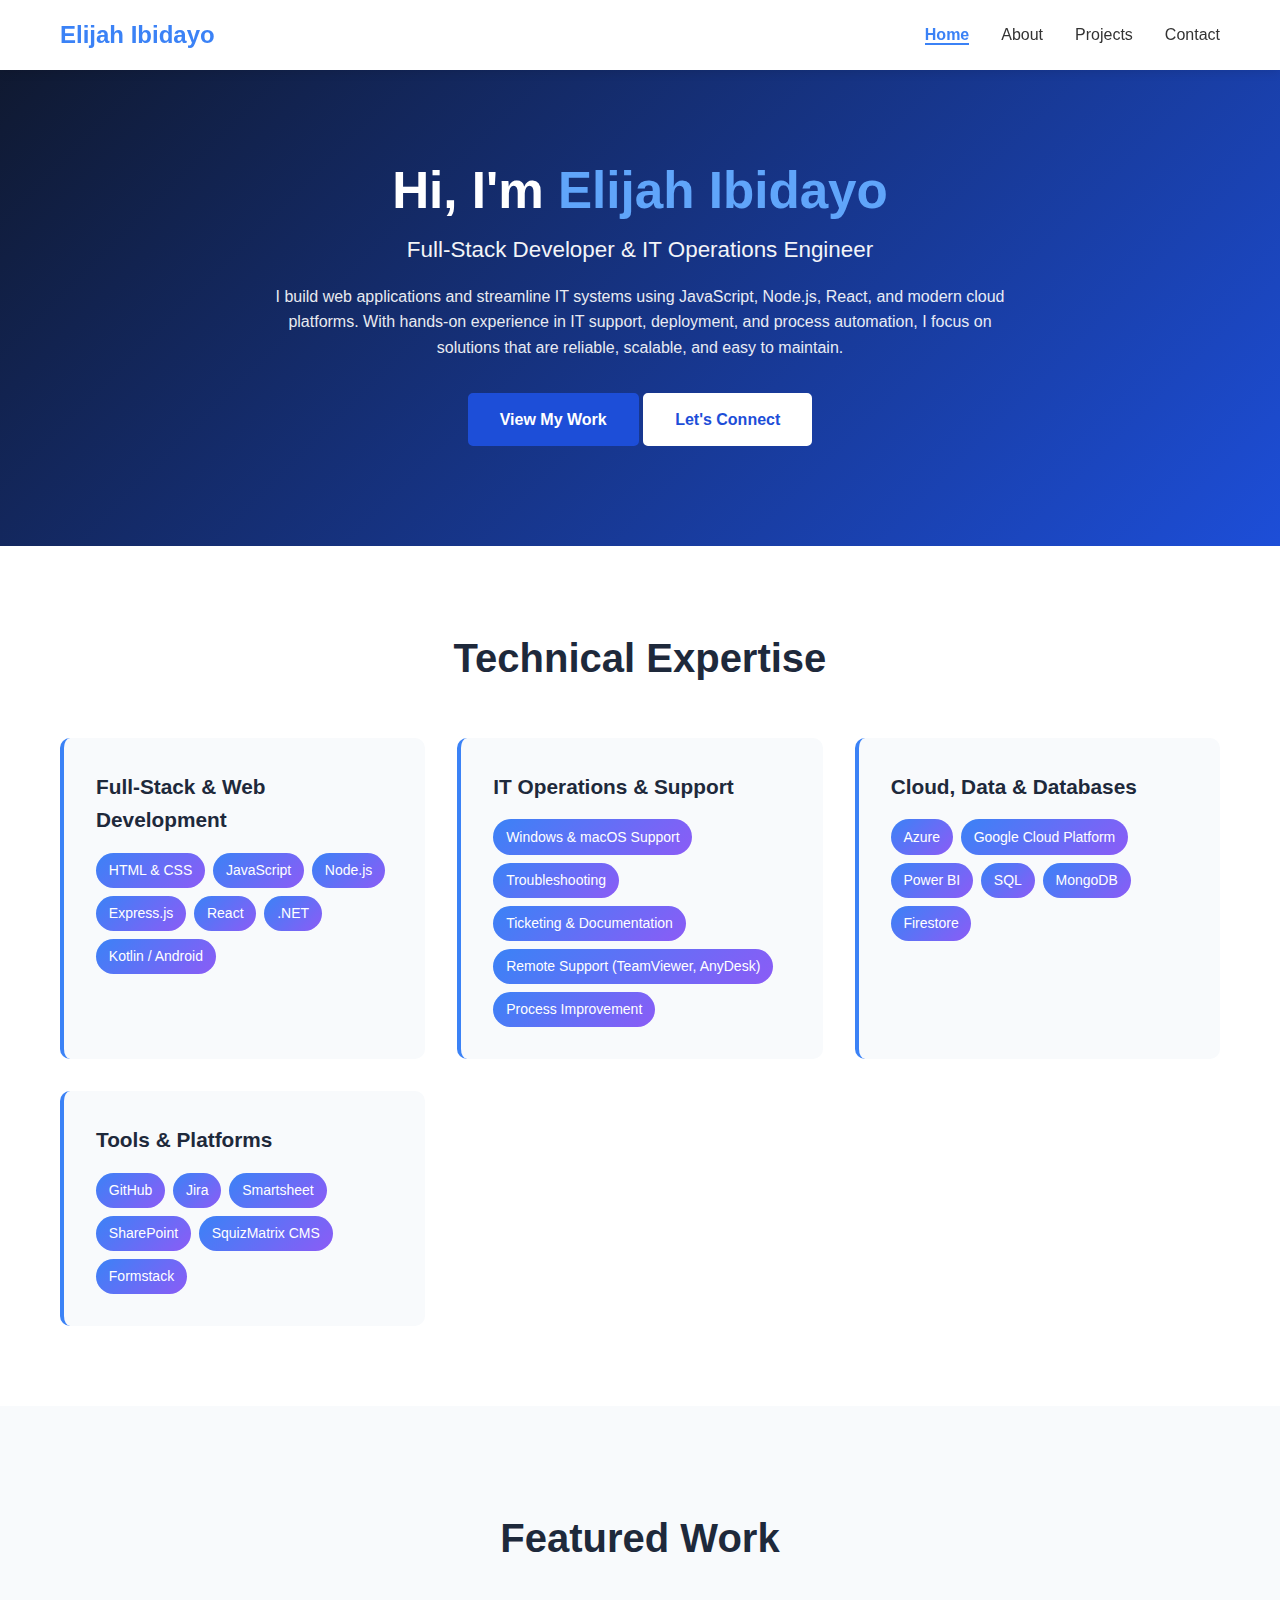
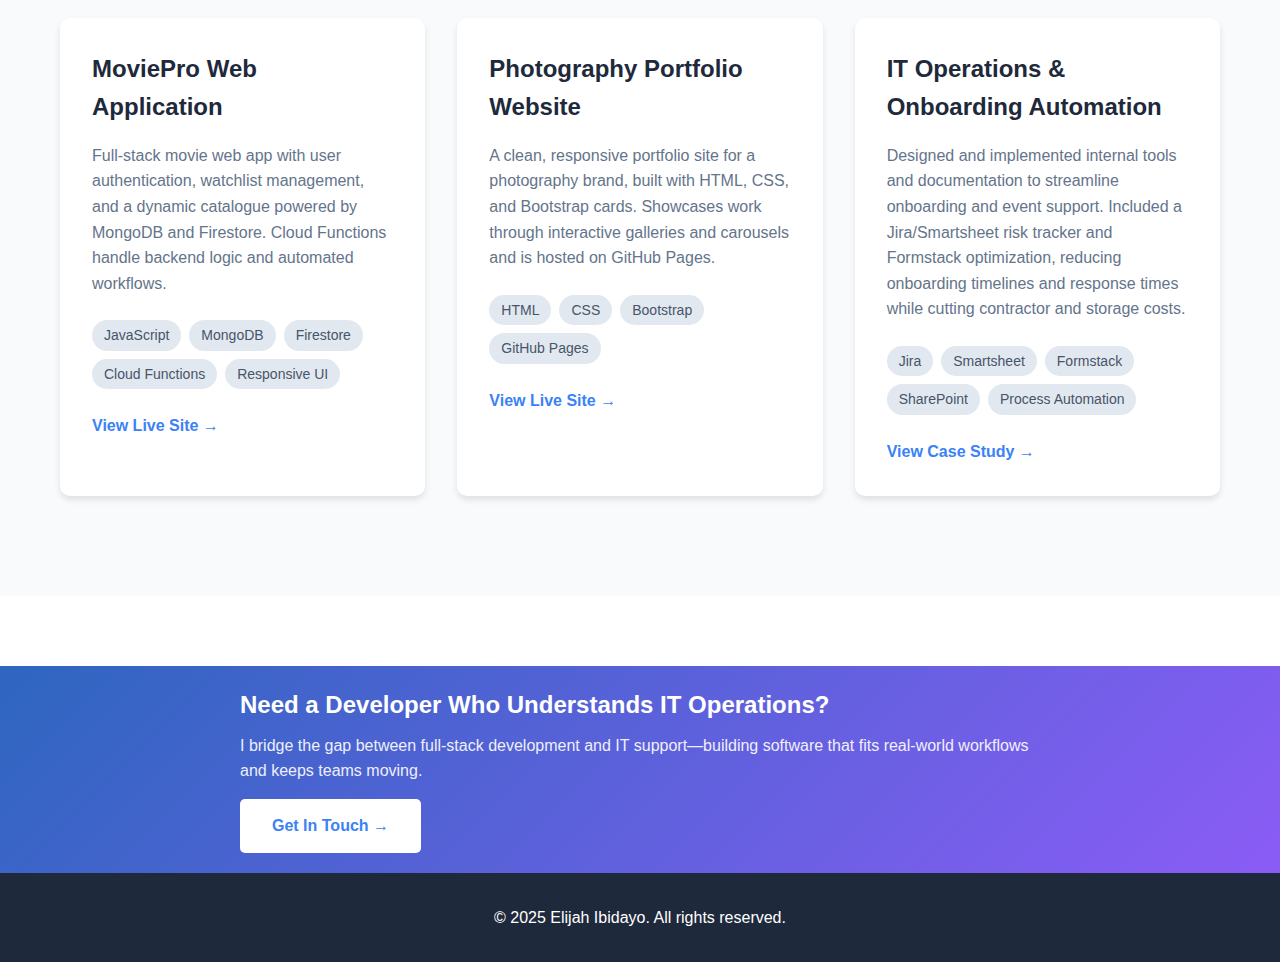
<file: index.html>
<!DOCTYPE html>
<html lang="en">
<head>
    <meta charset="UTF-8">
    <meta name="viewport" content="width=device-width, initial-scale=1.0">
    <title>Elijah Ibidayo - Full-Stack Developer & IT Operations</title>
    <link rel="stylesheet" href="styles.css">
</head>
<body>
    <nav>
        <div class="nav-container">
            <div class="logo">Elijah Ibidayo</div>
            <button class="mobile-menu-toggle" onclick="toggleMobileMenu()">
                <span></span>
                <span></span>
                <span></span>
            </button>
            <ul class="nav-menu">
                <li><a href="index.html" class="active">Home</a></li>
                <li><a href="about.html">About</a></li>
                <li><a href="projects.html">Projects</a></li>
                <li><a href="contact.html">Contact</a></li>
            </ul>
        </div>
    </nav>

    <main>
        <!-- HERO -->
        <section class="hero">
            <div class="hero-content">
                <h1>Hi, I'm <span class="highlight">Elijah Ibidayo</span></h1>
                <p class="hero-subtitle">Full-Stack Developer & IT Operations Engineer</p>
                <p class="hero-description">
                    I build web applications and streamline IT systems using JavaScript, Node.js, React, and modern cloud platforms.
                    With hands-on experience in IT support, deployment, and process automation, I focus on solutions that are reliable,
                    scalable, and easy to maintain.
                </p>
                <div class="hero-buttons">
                    <a href="projects.html" class="btn btn-primary">View My Work</a>
                    <a href="contact.html" class="btn btn-secondary">Let's Connect</a>
                </div>
            </div>
        </section>

        <!-- SKILLS OVERVIEW -->
        <section class="skills-overview">
            <div class="container">
                <h2>Technical Expertise</h2>
                <div class="skills-grid">
                    <div class="skill-category">
                        <h3>Full-Stack & Web Development</h3>
                        <div class="skill-tags">
                            <span class="skill-tag">HTML &amp; CSS</span>
                            <span class="skill-tag">JavaScript</span>
                            <span class="skill-tag">Node.js</span>
                            <span class="skill-tag">Express.js</span>
                            <span class="skill-tag">React</span>
                            <span class="skill-tag">.NET</span>
                            <span class="skill-tag">Kotlin / Android</span>
                        </div>
                    </div>
                    <div class="skill-category">
                        <h3>IT Operations & Support</h3>
                        <div class="skill-tags">
                            <span class="skill-tag">Windows &amp; macOS Support</span>
                            <span class="skill-tag">Troubleshooting</span>
                            <span class="skill-tag">Ticketing &amp; Documentation</span>
                            <span class="skill-tag">Remote Support (TeamViewer, AnyDesk)</span>
                            <span class="skill-tag">Process Improvement</span>
                        </div>
                    </div>
                    <div class="skill-category">
                        <h3>Cloud, Data &amp; Databases</h3>
                        <div class="skill-tags">
                            <span class="skill-tag">Azure</span>
                            <span class="skill-tag">Google Cloud Platform</span>
                            <span class="skill-tag">Power BI</span>
                            <span class="skill-tag">SQL</span>
                            <span class="skill-tag">MongoDB</span>
                            <span class="skill-tag">Firestore</span>
                        </div>
                    </div>
                    <div class="skill-category">
                        <h3>Tools &amp; Platforms</h3>
                        <div class="skill-tags">
                            <span class="skill-tag">GitHub</span>
                            <span class="skill-tag">Jira</span>
                            <span class="skill-tag">Smartsheet</span>
                            <span class="skill-tag">SharePoint</span>
                            <span class="skill-tag">SquizMatrix CMS</span>
                            <span class="skill-tag">Formstack</span>
                        </div>
                    </div>
                </div>
            </div>
        </section>

        <!-- FEATURED PROJECTS -->
        <section class="featured-projects">
            <div class="container">
                <h2>Featured Work</h2>
                <div class="projects-grid">
                    <div class="project-card">
                        <h3>MoviePro Web Application</h3>
                        <p>
                            Full-stack movie web app with user authentication, watchlist management, and a dynamic catalogue
                            powered by MongoDB and Firestore. Cloud Functions handle backend logic and automated workflows.
                        </p>
                        <div class="project-tech">
                            <span class="tech-tag">JavaScript</span>
                            <span class="tech-tag">MongoDB</span>
                            <span class="tech-tag">Firestore</span>
                            <span class="tech-tag">Cloud Functions</span>
                            <span class="tech-tag">Responsive UI</span>
                        </div>
                        <a href="https://movie-app-signup.uc.r.appspot.com/" target="_blank" rel="noopener noreferrer" class="project-link">View Live Site →</a>
                    </div>

                    <div class="project-card">
                        <h3>Photography Portfolio Website</h3>
                        <p>
                            A clean, responsive portfolio site for a photography brand, built with HTML, CSS, and Bootstrap cards.
                            Showcases work through interactive galleries and carousels and is hosted on GitHub Pages.
                        </p>
                        <div class="project-tech">
                            <span class="tech-tag">HTML</span>
                            <span class="tech-tag">CSS</span>
                            <span class="tech-tag">Bootstrap</span>
                            <span class="tech-tag">GitHub Pages</span>
                        </div>
                        <a href="https://elibrown-py.github.io/portfolio/index.html" target="_blank" rel="noopener noreferrer" class="project-link">View Live Site →</a>
                    </div>

                    <div class="project-card">
                        <h3>IT Operations & Onboarding Automation</h3>
                        <p>
                            Designed and implemented internal tools and documentation to streamline onboarding and event support.
                            Included a Jira/Smartsheet risk tracker and Formstack optimization, reducing onboarding timelines and
                            response times while cutting contractor and storage costs.
                        </p>
                        <div class="project-tech">
                            <span class="tech-tag">Jira</span>
                            <span class="tech-tag">Smartsheet</span>
                            <span class="tech-tag">Formstack</span>
                            <span class="tech-tag">SharePoint</span>
                            <span class="tech-tag">Process Automation</span>
                        </div>
                        <a href="#" class="project-link">View Case Study →</a>
                    </div>
                </div>
            </div>
        </section>

        <!-- CTA BANNER -->
        <section class="cta-banner">
            <div class="container">
                <div class="banner-content">
                    <div class="banner-text">
                        <h3>Need a Developer Who Understands IT Operations?</h3>
                        <p>
                            I bridge the gap between full-stack development and IT support—building software that fits
                            real-world workflows and keeps teams moving.
                        </p>
                        <a href="contact.html" class="btn btn-accent">Get In Touch →</a>
                    </div>
                </div>
            </div>
        </section>
    </main>

    <footer>
        <div class="container">
            <p>&copy; 2025 Elijah Ibidayo. All rights reserved.</p>
        </div>
    </footer>

    <script>
        function toggleMobileMenu() {
            const navMenu = document.querySelector('.nav-menu');
            const menuToggle = document.querySelector('.mobile-menu-toggle');

            navMenu.classList.toggle('active');
            menuToggle.classList.toggle('active');
        }
    </script>
</body>
</html>
</file>
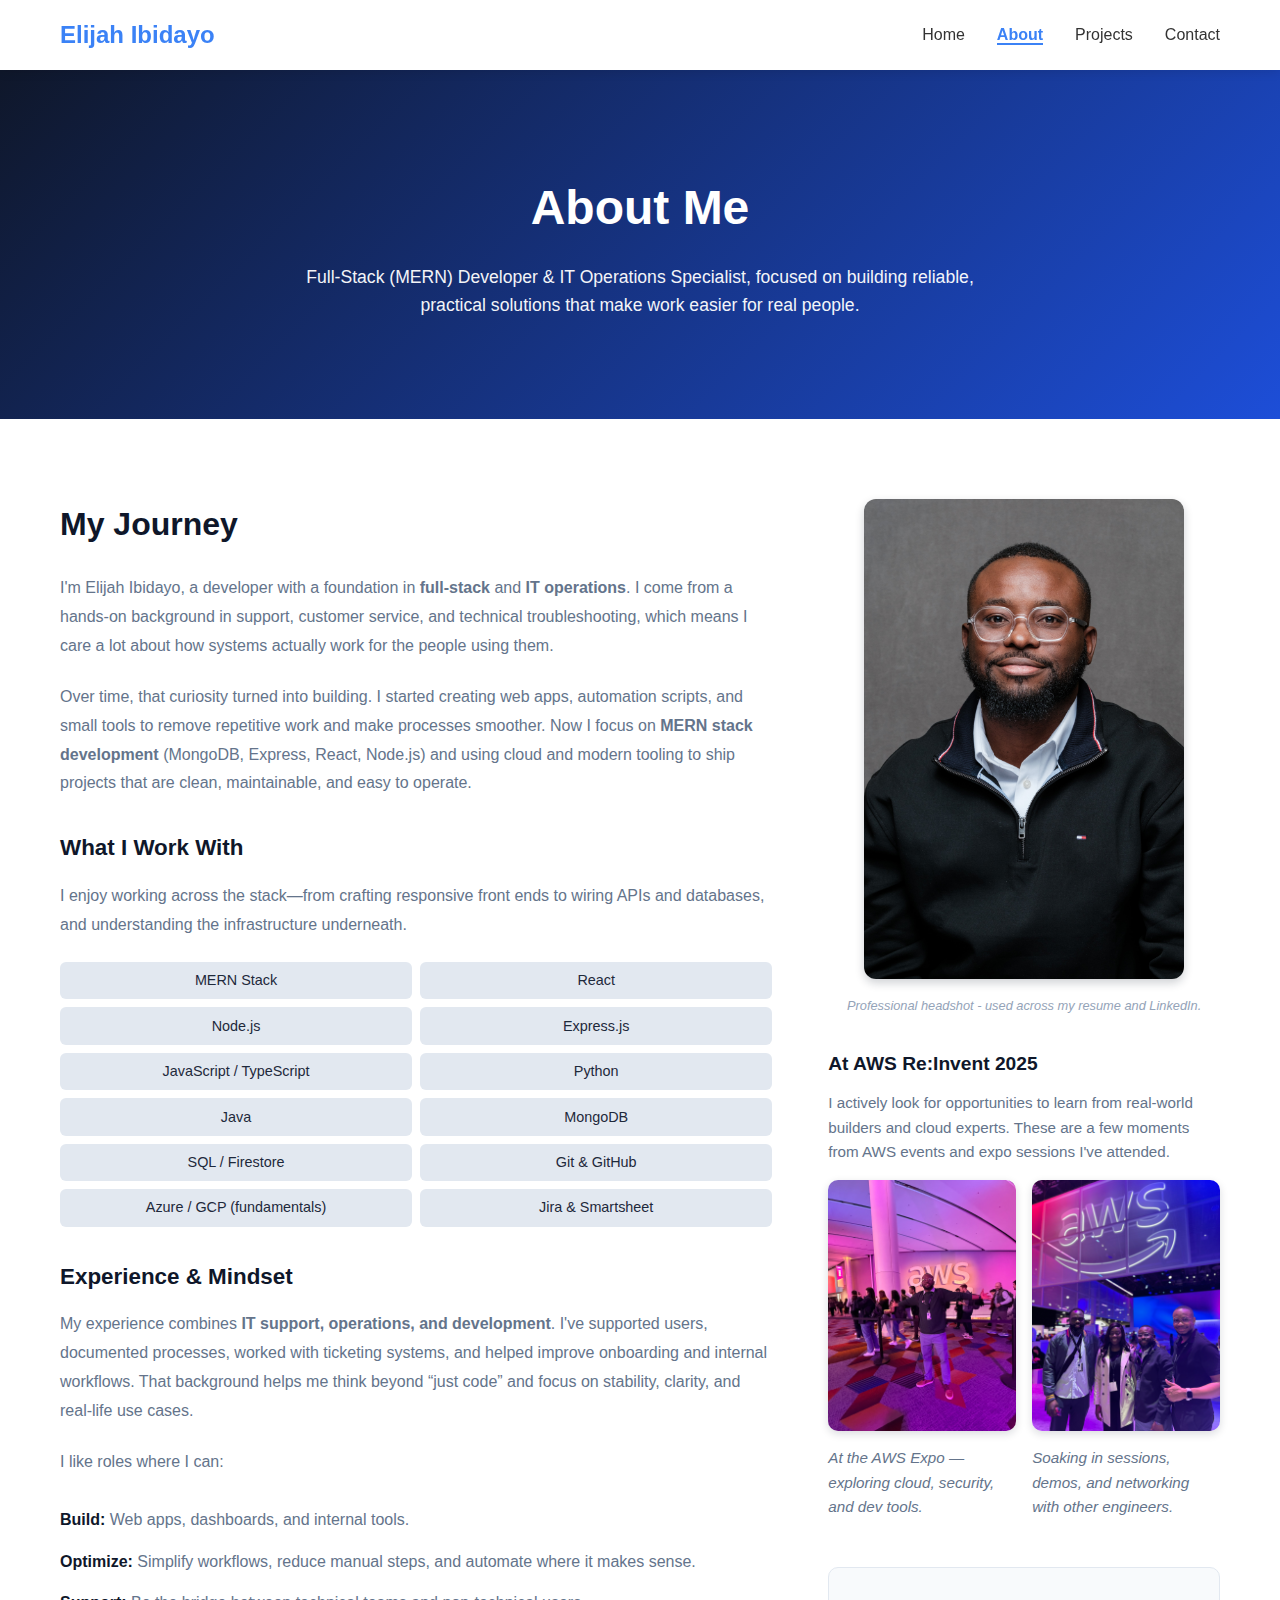
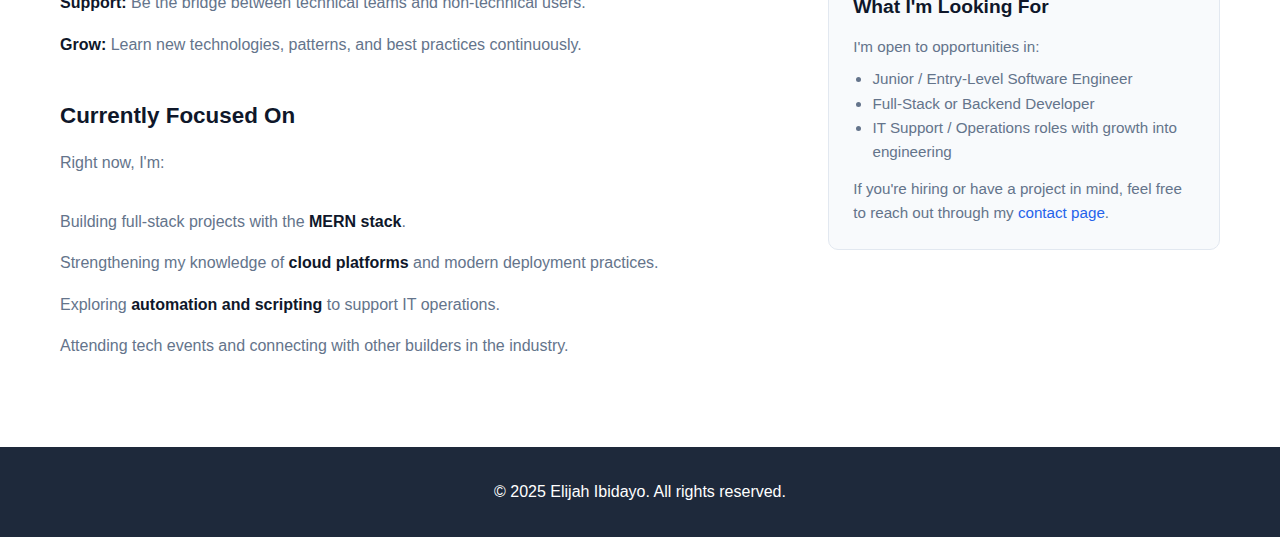
<file: about.html>
<!DOCTYPE html>
<html lang="en">
<head>
    <meta charset="UTF-8">
    <meta name="viewport" content="width=device-width, initial-scale=1.0">
    <title>About - Elijah Ibidayo</title>
    <link rel="stylesheet" href="styles.css">
    <link rel="icon" href="favicon.ico" type="images/favicon">
</head>
<body>
    <nav>
        <div class="nav-container">
            <a href="index.html" class="logo">Elijah Ibidayo</a>
            <button class="mobile-menu-toggle" onclick="toggleMobileMenu()">
                <span></span>
                <span></span>
                <span></span>
            </button>
            <ul class="nav-menu">
                <li><a href="index.html">Home</a></li>
                <li><a href="about.html" class="active">About</a></li>
                <li><a href="projects.html">Projects</a></li>
                <li><a href="contact.html">Contact</a></li>
            </ul>
        </div>
    </nav>

    <main style="margin-top: 70px;">
        <!-- HERO -->
        <section class="about-hero">
            <div class="container">
                <h1>About Me</h1>
                <p class="about-subtitle">
                    Full-Stack (MERN) Developer & IT Operations Specialist, focused on building reliable,
                    practical solutions that make work easier for real people.
                </p>
            </div>
        </section>

        <!-- MAIN ABOUT CONTENT -->
        <section class="about-content">
            <div class="container">
                <div class="about-grid">
                    <!-- LEFT: TEXT -->
                    <div class="about-text">
                        <h2>My Journey</h2>
                        <p>
                            I'm Elijah Ibidayo, a developer with a foundation in <strong>full-stack</strong> and
                            <strong>IT operations</strong>. I come from a hands-on background in support, customer service,
                            and technical troubleshooting, which means I care a lot about how systems actually work
                            for the people using them.
                        </p>

                        <p>
                            Over time, that curiosity turned into building. I started creating web apps, automation scripts,
                            and small tools to remove repetitive work and make processes smoother. Now I focus on
                            <strong>MERN stack development</strong> (MongoDB, Express, React, Node.js) and using cloud and
                            modern tooling to ship projects that are clean, maintainable, and easy to operate.
                        </p>

                        <h3>What I Work With</h3>
                        <p>
                            I enjoy working across the stack—from crafting responsive front ends to wiring APIs
                            and databases, and understanding the infrastructure underneath.
                        </p>

                        <div class="tech-grid">
                            <span class="tech-item">MERN Stack</span>
                            <span class="tech-item">React</span>
                            <span class="tech-item">Node.js</span>
                            <span class="tech-item">Express.js</span>
                            <span class="tech-item">JavaScript / TypeScript</span>
                            <span class="tech-item">Python</span>
                            <span class="tech-item">Java</span>
                            <span class="tech-item">MongoDB</span>
                            <span class="tech-item">SQL / Firestore</span>
                            <span class="tech-item">Git & GitHub</span>
                            <span class="tech-item">Azure / GCP (fundamentals)</span>
                            <span class="tech-item">Jira & Smartsheet</span>
                        </div>

                        <h3>Experience & Mindset</h3>
                        <p>
                            My experience combines <strong>IT support, operations, and development</strong>. I've supported users,
                            documented processes, worked with ticketing systems, and helped improve onboarding and
                            internal workflows. That background helps me think beyond “just code” and focus on
                            stability, clarity, and real-life use cases.
                        </p>
                        <p>
                            I like roles where I can:
                        </p>
                        <ul class="values-list">
                            <li><strong>Build:</strong> Web apps, dashboards, and internal tools.</li>
                            <li><strong>Optimize:</strong> Simplify workflows, reduce manual steps, and automate where it makes sense.</li>
                            <li><strong>Support:</strong> Be the bridge between technical teams and non-technical users.</li>
                            <li><strong>Grow:</strong> Learn new technologies, patterns, and best practices continuously.</li>
                        </ul>

                        <h3>Currently Focused On</h3>
                        <p>
                            Right now, I'm:
                        </p>
                        <ul class="values-list">
                            <li>Building full-stack projects with the <strong>MERN stack</strong>.</li>
                            <li>Strengthening my knowledge of <strong>cloud platforms</strong> and modern deployment practices.</li>
                            <li>Exploring <strong>automation and scripting</strong> to support IT operations.</li>
                            <li>Attending tech events and connecting with other builders in the industry.</li>
                        </ul>
                    </div>

                    <!-- RIGHT: PHOTOS / SIDEBAR -->
                    <div class="about-sidebar">
                        <div class="profile-image">
                            <!-- Professional portrait -->
                            <img src="images/elijah-portrait.jpg" alt="Portrait of Elijah Ibidayo">
                            <p class="image-note">Professional headshot - used across my resume and LinkedIn.</p>
                        </div>

                        <div class="aws-section">
                            <h3>At AWS Re:Invent 2025</h3>
                            <p>
                                I actively look for opportunities to learn from real-world builders and cloud experts.
                                These are a few moments from AWS events and expo sessions I've attended.
                            </p>
                            <div class="aws-photos-grid">
                                <!-- Expo photo -->
                                <div class="aws-photo">
                                    <img src="images/aws-expo-1.JPEG" alt="Elijah at AWS Expo">
                                    <p class="photo-caption">At the AWS Expo — exploring cloud, security, and dev tools.</p>
                                </div>
                                <!-- AWS logo photo -->
                                <div class="aws-photo">
                                    <img src="images/aws-expo-3.JPEG" alt="Elijah at an AWS event">
                                    <p class="photo-caption">Soaking in sessions, demos, and networking with other engineers.</p>
                                </div>
                            </div>
                        </div>

                        <div class="current-focus-card">
                            <h3>What I'm Looking For</h3>
                            <p>
                                I'm open to opportunities in:
                            </p>
                            <ul>
                                <li>Junior / Entry-Level Software Engineer</li>
                                <li>Full-Stack or Backend Developer</li>
                                <li>IT Support / Operations roles with growth into engineering</li>
                            </ul>
                            <p>
                                If you're hiring or have a project in mind, feel free to reach out through my
                                <a href="contact.html">contact page</a>.
                            </p>
                        </div>
                    </div>
                </div>
            </div>
        </section>
    </main>

    <footer>
        <div class="container">
            <p>&copy; 2025 Elijah Ibidayo. All rights reserved.</p>
        </div>
    </footer>

    <style>
        .about-hero {
            background: linear-gradient(135deg, #0f172a 0%, #1d4ed8 100%);
            color: white;
            padding: 100px 0;
            text-align: center;
        }

        .about-hero h1 {
            font-size: 3rem;
            margin-bottom: 1rem;
        }

        .about-subtitle {
            font-size: 1.1rem;
            opacity: 0.95;
            max-width: 720px;
            margin: 0 auto;
            line-height: 1.6;
        }

        .about-content {
            padding: 80px 0;
        }

        .about-grid {
            display: grid;
            grid-template-columns: 2fr 1.1fr;
            gap: 3.5rem;
            align-items: flex-start;
        }

        .about-text h2 {
            font-size: 2rem;
            margin-bottom: 1.5rem;
            color: #0f172a;
        }

        .about-text h3 {
            font-size: 1.4rem;
            margin: 2rem 0 1rem;
            color: #0f172a;
        }

        .about-text p {
            margin-bottom: 1.4rem;
            color: #64748b;
            line-height: 1.8;
        }

        .tech-grid {
            display: grid;
            grid-template-columns: repeat(2, minmax(0, 1fr));
            gap: 0.5rem;
            margin: 1.2rem 0 2rem;
        }

        .tech-item {
            background: #e2e8f0;
            color: #1e293b;
            padding: 0.45rem 0.6rem;
            border-radius: 6px;
            font-size: 0.9rem;
            text-align: center;
        }

        .values-list {
            list-style: none;
            padding-left: 0;
        }

        .values-list li {
            padding: 0.5rem 0;
            color: #64748b;
            line-height: 1.6;
        }

        .values-list strong {
            color: #0f172a;
        }

        .about-sidebar {
            display: flex;
            flex-direction: column;
            gap: 2rem;
        }

        .profile-image {
            text-align: center;
        }

        .profile-image img {
            width: 100%;
            max-width: 320px;
            border-radius: 12px;
            box-shadow: 0 4px 10px rgba(15,23,42,0.2);
        }

        .image-note {
            font-size: 0.8rem;
            color: #94a3b8;
            font-style: italic;
            margin-top: 0.6rem;
        }

        .aws-section h3,
        .current-focus-card h3 {
            font-size: 1.2rem;
            margin-bottom: 0.75rem;
            color: #0f172a;
        }

        .aws-section p {
            color: #64748b;
            font-size: 0.95rem;
            margin-bottom: 1rem;
        }

        .aws-photos-grid {
            display: grid;
            grid-template-columns: 1fr 1fr;
            gap: 1rem;
        }

        .aws-photo img {
            width: 100%;
            border-radius: 10px;
            box-shadow: 0 3px 8px rgba(15,23,42,0.15);
        }

        .photo-caption {
            margin-top: 0.5rem;
            color: #94a3b8;
            font-size: 0.85rem;
            font-style: italic;
        }

        .current-focus-card {
            background: #f8fafc;
            border-radius: 10px;
            padding: 1.5rem;
            border: 1px solid #e2e8f0;
        }

        .current-focus-card p,
        .current-focus-card li {
            color: #64748b;
            font-size: 0.95rem;
            line-height: 1.6;
        }

        .current-focus-card ul {
            padding-left: 1.2rem;
            margin: 0.5rem 0 0.75rem;
        }

        .current-focus-card a {
            color: #2563eb;
            text-decoration: none;
            font-weight: 500;
        }

        .current-focus-card a:hover {
            text-decoration: underline;
        }

        @media (max-width: 900px) {
            .about-grid {
                grid-template-columns: 1fr;
            }

            .aws-photos-grid {
                grid-template-columns: 1fr 1fr;
            }
        }

        @media (max-width: 640px) {
            .about-hero h1 {
                font-size: 2rem;
            }

            .about-hero {
                padding: 70px 0;
            }

            .aws-photos-grid {
                grid-template-columns: 1fr;
            }
        }
    </style>

    <script>
        function toggleMobileMenu() {
            const navMenu = document.querySelector('.nav-menu');
            const menuToggle = document.querySelector('.mobile-menu-toggle');

            navMenu.classList.toggle('active');
            menuToggle.classList.toggle('active');
        }
    </script>
</body>
</html>
</file>
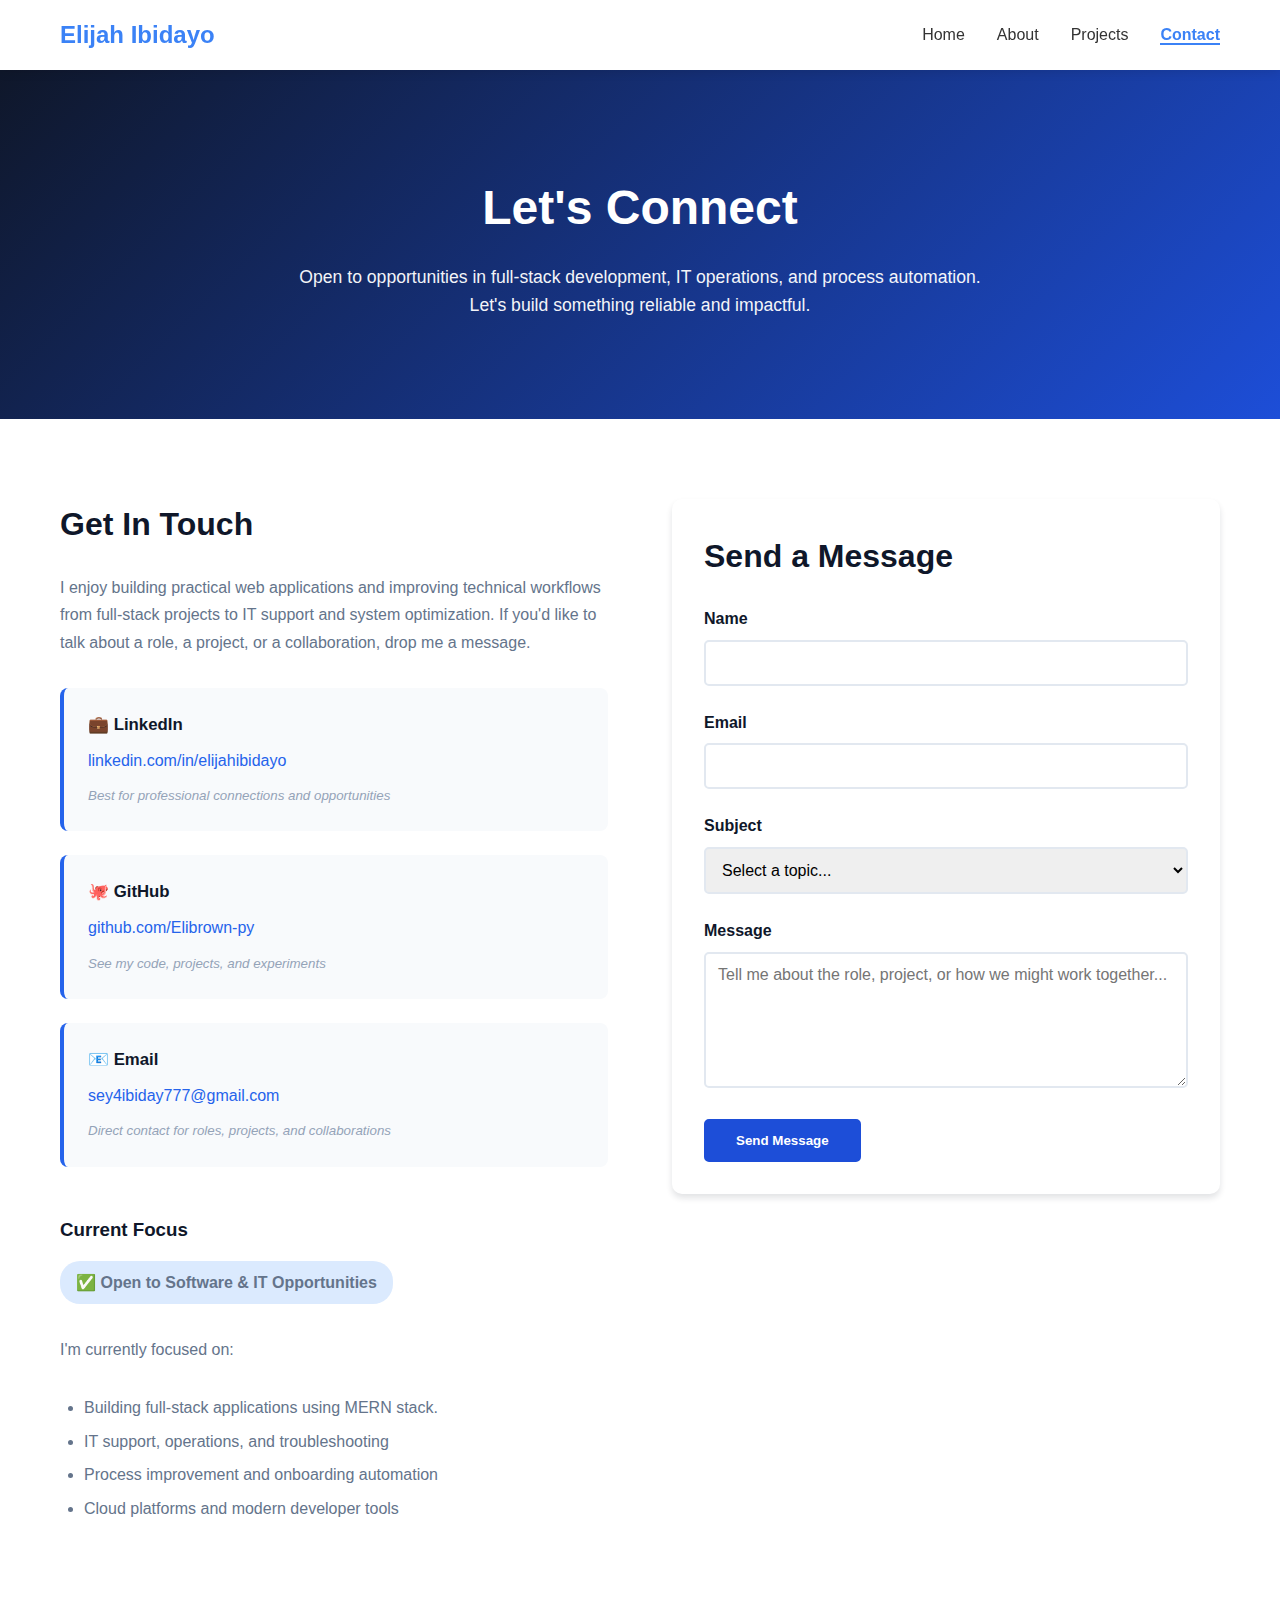
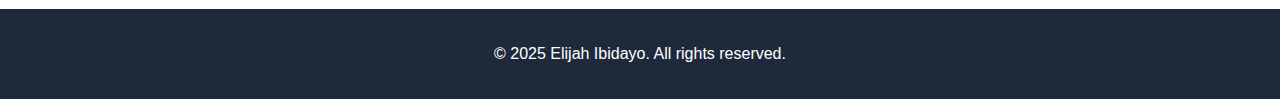
<file: contact.html>
<!DOCTYPE html>
<html lang="en">
<head>
    <meta charset="UTF-8">
    <meta name="viewport" content="width=device-width, initial-scale=1.0">
    <title>Contact - Elijah Ibidayo</title>
    <link rel="stylesheet" href="styles.css">
    <link rel="icon" href="favicon.ico" type="images/favicon">
</head>
<body>
    <nav>
        <div class="nav-container">
            <a href="index.html" class="logo">Elijah Ibidayo</a>
            <button class="mobile-menu-toggle" onclick="toggleMobileMenu()">
                <span></span>
                <span></span>
                <span></span>
            </button>
            <ul class="nav-menu">
                <li><a href="index.html">Home</a></li>
                <li><a href="about.html">About</a></li>
                <li><a href="projects.html">Projects</a></li>
                <li><a href="contact.html" class="active">Contact</a></li>
            </ul>
        </div>
    </nav>

    <main style="margin-top: 70px;">
        <!-- HERO -->
        <section class="contact-hero">
            <div class="container">
                <h1>Let's Connect</h1>
                <p class="contact-subtitle">
                    Open to opportunities in full-stack development, IT operations, and process automation.
                    Let's build something reliable and impactful.
                </p>
            </div>
        </section>

        <!-- CONTENT -->
        <section class="contact-content">
            <div class="container">
                <div class="contact-grid">
                    <!-- LEFT: INFO -->
                    <div class="contact-info">
                        <h2>Get In Touch</h2>
                        <p>
                            I enjoy building practical web applications and improving technical workflows
                            from full-stack projects to IT support and system optimization. 
                            If you'd like to talk about a role, a project, or a collaboration, drop me a message.
                        </p>
                        
                        <div class="contact-methods">
                            <div class="contact-method">
                                <h3>💼 LinkedIn</h3>
                                <p><a href="https://www.linkedin.com/in/elijahibidayo/" target="_blank" rel="noopener noreferrer">
                                    linkedin.com/in/elijahibidayo
                                </a></p>
                                <small>Best for professional connections and opportunities</small>
                            </div>
                            
                            <div class="contact-method">
                                <h3>🐙 GitHub</h3>
                                <p><a href="https://github.com/EliBrown-py" target="_blank" rel="noopener noreferrer">
                                    github.com/Elibrown-py
                                </a></p>
                                <small>See my code, projects, and experiments</small>
                            </div>

                            <div class="contact-method">
                                <h3>📧 Email</h3>
                                <p><a href="sey4ibiday777@gmail.com">
                                    sey4ibiday777@gmail.com
                                </a></p>
                                <small>Direct contact for roles, projects, and collaborations</small>
                            </div>
                        </div>
                        
                        <div class="availability">
                            <h3>Current Focus</h3>
                            <p class="status-badge">✅ Open to Software & IT Opportunities</p>
                            <p>
                                I'm currently focused on:
                            </p>
                            <ul>
                                <li>Building full-stack applications using MERN stack.</li>
                                <li>IT support, operations, and troubleshooting</li>
                                <li>Process improvement and onboarding automation</li>
                                <li>Cloud platforms and modern developer tools</li>
                            </ul>
                        </div>
                    </div>
                    
                    <!-- RIGHT: FORM -->
                    <div class="contact-form">
                        <h2>Send a Message</h2>
                        <form action="https://formspree.io/f/xblnallo" method="POST">
                            <div class="form-group">
                                <label for="name">Name</label>
                                <input type="text" id="name" name="name" required>
                            </div>
                            
                            <div class="form-group">
                                <label for="email">Email</label>
                                <input type="email" id="email" name="email" required>
                            </div>
                            
                            <div class="form-group">
                                <label for="subject">Subject</label>
                                <select id="subject" name="subject" required>
                                    <option value="">Select a topic...</option>
                                    <option value="job-opportunity">Job Opportunity</option>
                                    <option value="project-collaboration">Project Collaboration</option>
                                    <option value="freelance-work">Freelance Work</option>
                                    <option value="mentorship">Mentorship / Advice</option>
                                    <option value="other">Other</option>
                                </select>
                            </div>
                            
                            <div class="form-group">
                                <label for="message">Message</label>
                                <textarea id="message" name="message" rows="6" required
                                    placeholder="Tell me about the role, project, or how we might work together..."></textarea>
                            </div>

                            <!-- Optional: set an email subject -->
                            <input type="hidden" name="_subject" value="New message from ElijahIbidayo.com">

                            <!-- Optional: spam protection -->
                            <input type="text" name="_gotcha" style="display:none">
                            
                            <button type="submit" class="btn btn-primary">Send Message</button>
                        </form>
                    </div>
                </div>
            </div>
        </section>
    </main>

    <footer>
        <div class="container">
            <p>&copy; 2025 Elijah Ibidayo. All rights reserved.</p>
        </div>
    </footer>

    <!-- Page-specific styles -->
    <style>
        .contact-hero {
            background: linear-gradient(135deg, #0f172a 0%, #1d4ed8 100%);
            color: white;
            padding: 100px 0;
            text-align: center;
        }

        .contact-hero h1 {
            font-size: 3rem;
            margin-bottom: 1rem;
        }

        .contact-subtitle {
            font-size: 1.1rem;
            opacity: 0.95;
            max-width: 700px;
            margin: 0 auto;
        }

        .contact-content {
            padding: 80px 0;
        }

        .contact-grid {
            display: grid;
            grid-template-columns: 1fr 1fr;
            gap: 4rem;
            align-items: flex-start;
        }

        .contact-info h2,
        .contact-form h2 {
            font-size: 2rem;
            margin-bottom: 1.5rem;
            color: #0f172a;
        }

        .contact-info p {
            color: #64748b;
            margin-bottom: 2rem;
            line-height: 1.7;
        }

        .contact-methods {
            margin-bottom: 3rem;
        }

        .contact-method {
            margin-bottom: 1.5rem;
            padding: 1.5rem;
            background: #f8fafc;
            border-radius: 8px;
            border-left: 4px solid #2563eb;
        }

        .contact-method h3 {
            font-size: 1.05rem;
            margin-bottom: 0.5rem;
            color: #0f172a;
        }

        .contact-method p {
            margin: 0.5rem 0;
            color: #475569;
        }

        .contact-method small {
            color: #94a3b8;
            font-style: italic;
        }

        .contact-method a {
            color: #2563eb;
            text-decoration: none;
        }

        .contact-method a:hover {
            text-decoration: underline;
        }

        .availability h3 {
            color: #0f172a;
            margin-bottom: 1rem;
        }

        .status-badge {
            background: #dbeafe;
            color: #1d4ed8;
            padding: 0.5rem 1rem;
            border-radius: 20px;
            display: inline-block;
            margin-bottom: 1rem;
            font-weight: 600;
        }

        .availability ul {
            color: #64748b;
            margin-left: 1.5rem;
        }

        .availability li {
            margin-bottom: 0.5rem;
        }

        .contact-form {
            background: #ffffff;
            padding: 2rem;
            border-radius: 10px;
            box-shadow: 0 4px 6px rgba(15,23,42,0.12);
        }

        .form-group {
            margin-bottom: 1.5rem;
        }

        .form-group label {
            display: block;
            margin-bottom: 0.5rem;
            color: #0f172a;
            font-weight: 600;
        }

        .form-group input,
        .form-group select,
        .form-group textarea {
            width: 100%;
            padding: 0.75rem;
            border: 2px solid #e2e8f0;
            border-radius: 5px;
            font-size: 1rem;
            transition: border-color 0.2s, box-shadow 0.2s;
            font-family: inherit;
        }

        .form-group input:focus,
        .form-group select:focus,
        .form-group textarea:focus {
            outline: none;
            border-color: #2563eb;
            box-shadow: 0 0 0 1px rgba(37,99,235,0.25);
        }

        @media (max-width: 768px) {
            .contact-grid {
                grid-template-columns: 1fr;
                gap: 2rem;
            }
            
            .contact-hero h1 {
                font-size: 2rem;
            }

            .contact-hero {
                padding: 70px 0;
            }
        }
    </style>

    <script>
        function toggleMobileMenu() {
            const navMenu = document.querySelector('.nav-menu');
            const menuToggle = document.querySelector('.mobile-menu-toggle');
            
            navMenu.classList.toggle('active');
            menuToggle.classList.toggle('active');
        }
    </script>
</body>
</html>
</file>
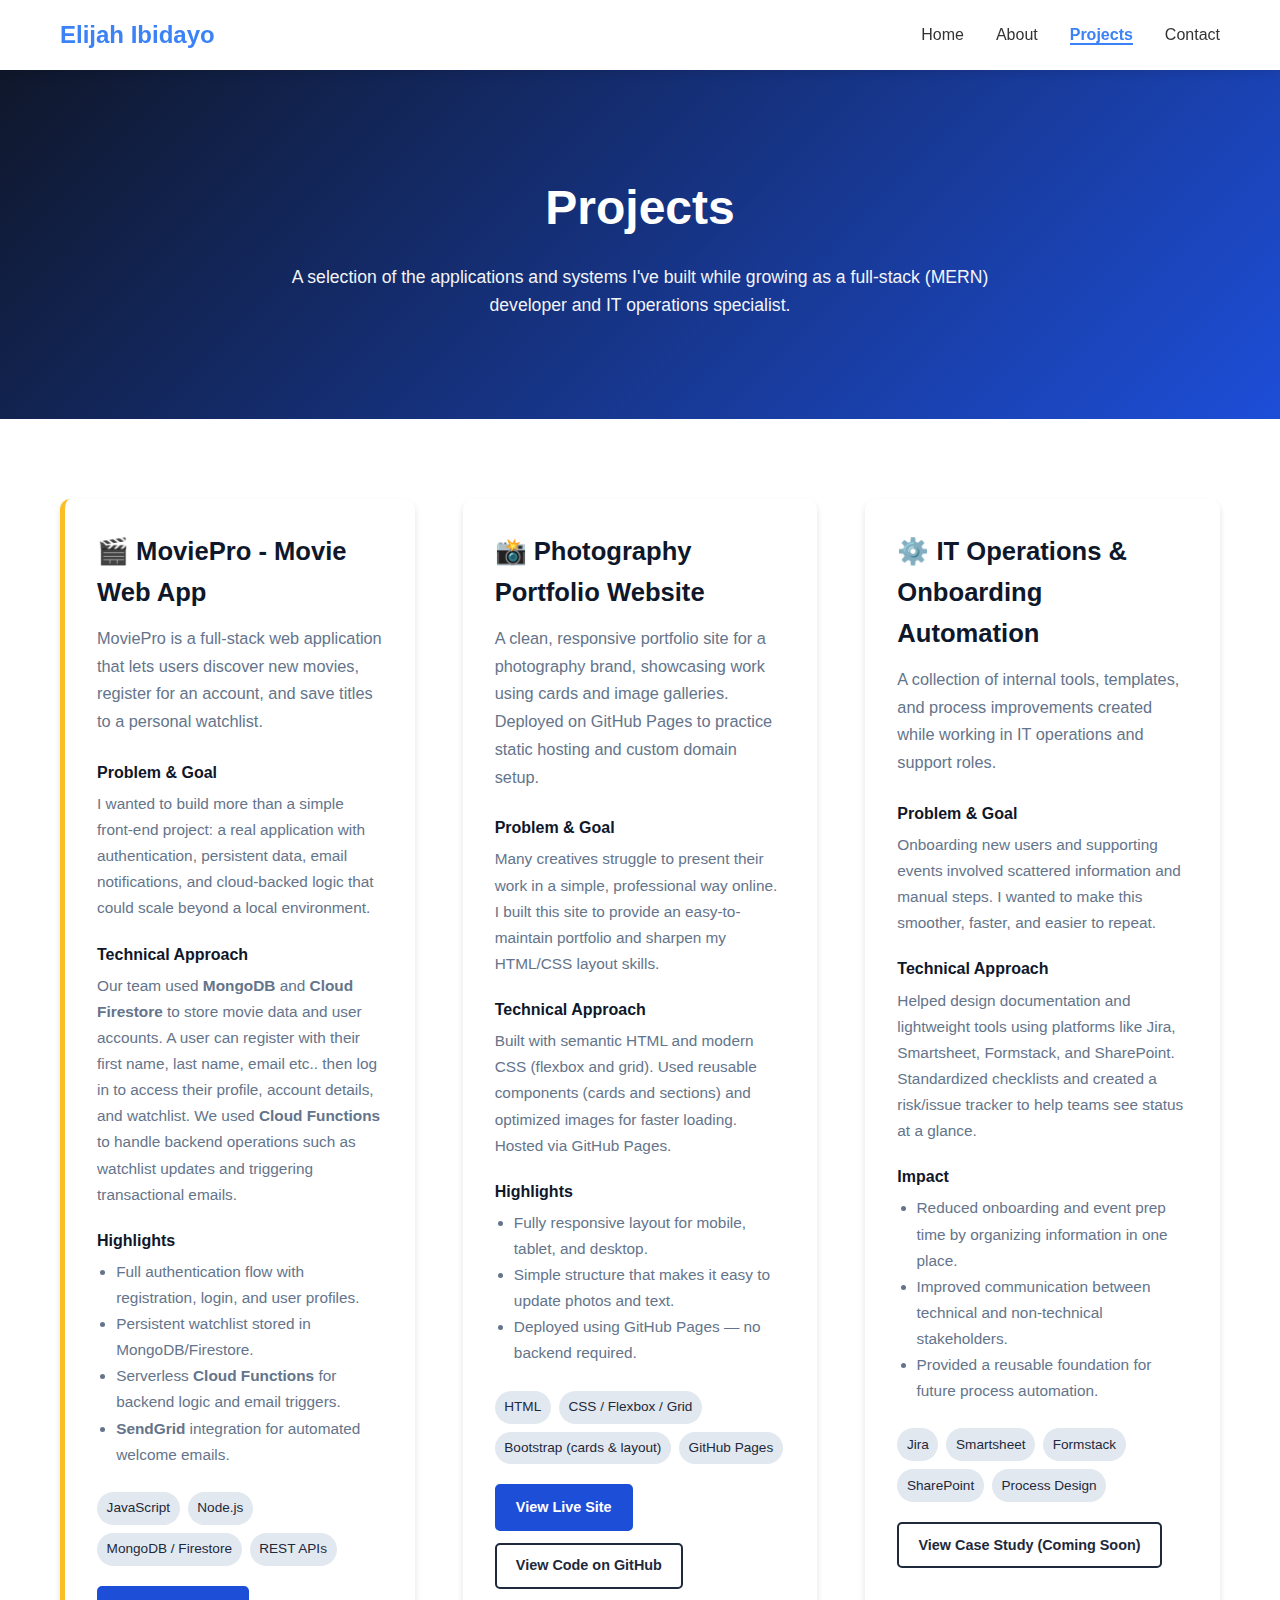
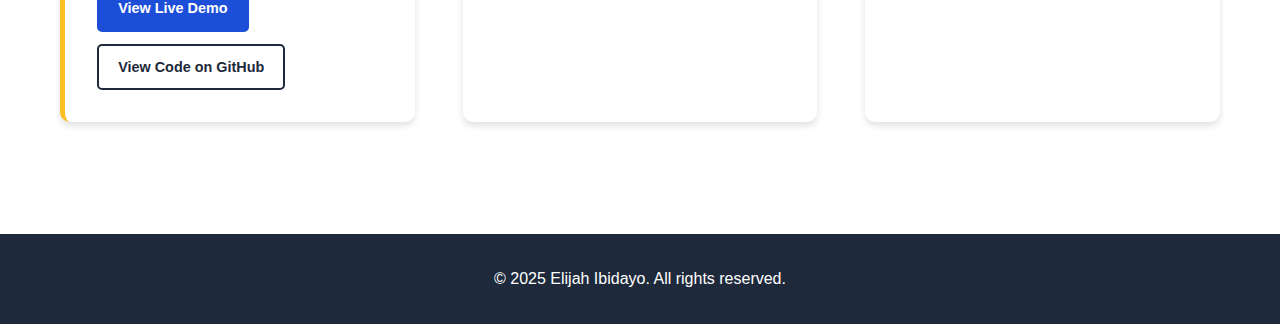
<file: projects.html>
<!DOCTYPE html>
<html lang="en">
<head>
    <meta charset="UTF-8">
    <meta name="viewport" content="width=device-width, initial-scale=1.0">
    <title>Projects - Elijah Ibidayo</title>
    <link rel="stylesheet" href="styles.css">
</head>
<body>
    <nav>
        <div class="nav-container">
            <a href="index.html" class="logo">Elijah Ibidayo</a>
            <button class="mobile-menu-toggle" onclick="toggleMobileMenu()">
                <span></span>
                <span></span>
                <span></span>
            </button>
            <ul class="nav-menu">
                <li><a href="index.html">Home</a></li>
                <li><a href="about.html">About</a></li>
                <li><a href="projects.html" class="active">Projects</a></li>
                <li><a href="contact.html">Contact</a></li>
            </ul>
        </div>
    </nav>

    <main style="margin-top: 70px;">
        <!-- HERO -->
        <section class="projects-hero">
            <div class="container">
                <h1>Projects</h1>
                <p class="projects-subtitle">
                    A selection of the applications and systems I've built while growing as a
                    full-stack (MERN) developer and IT operations specialist.
                </p>
            </div>
        </section>

        <!-- PROJECTS -->
        <section class="projects-content">
            <div class="container">
                <div class="projects-grid">
                    <!-- PROJECT 1: Movie Web App -->
                    <div class="project-card-detailed featured">
                        <div class="project-info">
                            <h3>🎬 MoviePro - Movie Web App</h3>
                            <p class="project-description">
                                MoviePro is a full-stack web application that lets users discover new movies, register
                                for an account, and save titles to a personal watchlist.
                            </p>
                            
                            <div class="project-details">
                                <h4>Problem & Goal</h4>
                                <p>
                                    I wanted to build more than a simple front-end project: a real application with
                                    authentication, persistent data, email notifications, and cloud-backed logic that
                                    could scale beyond a local environment.
                                </p>
                                
                                <h4>Technical Approach</h4>
                                <p>
                                    Our team used <strong>MongoDB</strong> and <strong>Cloud Firestore</strong> to store movie data and user
                                    accounts. A user can register with their first name, last name, email etc..
                                    then log in to access their profile, account details, and watchlist.
                                    We used <strong>Cloud Functions</strong> to handle backend operations such as watchlist
                                    updates and triggering transactional emails.
                                </p>
                                
                                <h4>Highlights</h4>
                                <ul>
                                    <li>Full authentication flow with registration, login, and user profiles.</li>
                                    <li>Persistent watchlist stored in MongoDB/Firestore.</li>
                                    <li>Serverless <strong>Cloud Functions</strong> for backend logic and email triggers.</li>
                                    <li><strong>SendGrid</strong> integration for automated welcome emails.</li>
                                </ul>
                            </div>
                            
                            <div class="project-tech">
                                <span class="tech-tag">JavaScript</span>
                                <span class="tech-tag">Node.js</span>
                                <span class="tech-tag">MongoDB / Firestore</span>
                                <span class="tech-tag">REST APIs</span>
                            </div>
                            
                            <div class="project-links">
                                <a href="https://movie-app-signup.uc.r.appspot.com/" class="btn btn-primary" target="_blank" rel="noopener noreferrer">View Live Demo</a>
                                <a href="https://github.com/EliBrown-py/MoviePro" class="btn btn-secondary" target="_blank" rel="noopener noreferrer">View Code on GitHub</a>
                            </div>
                        </div>
                    </div>

                    <!-- PROJECT 2: Photography Portfolio Website -->
                    <div class="project-card-detailed">
                        <div class="project-info">
                            <h3>📸 Photography Portfolio Website</h3>
                            <p class="project-description">
                                A clean, responsive portfolio site for a photography brand, showcasing work using cards and image galleries.
                                Deployed on GitHub Pages to practice static hosting and custom domain setup.
                            </p>
                            
                            <div class="project-details">
                                <h4>Problem & Goal</h4>
                                <p>
                                    Many creatives struggle to present their work in a simple, professional way online.
                                    I built this site to provide an easy-to-maintain portfolio and sharpen my HTML/CSS layout skills.
                                </p>
                                
                                <h4>Technical Approach</h4>
                                <p>
                                    Built with semantic HTML and modern CSS (flexbox and grid). Used reusable components
                                    (cards and sections) and optimized images for faster loading. Hosted via GitHub Pages.
                                </p>
                                
                                <h4>Highlights</h4>
                                <ul>
                                    <li>Fully responsive layout for mobile, tablet, and desktop.</li>
                                    <li>Simple structure that makes it easy to update photos and text.</li>
                                    <li>Deployed using GitHub Pages — no backend required.</li>
                                </ul>
                            </div>
                            
                            <div class="project-tech">
                                <span class="tech-tag">HTML</span>
                                <span class="tech-tag">CSS / Flexbox / Grid</span>
                                <span class="tech-tag">Bootstrap (cards & layout)</span>
                                <span class="tech-tag">GitHub Pages</span>
                            </div>
                            
                            <div class="project-links">
                                <a href="https://elibrown-py.github.io/portfolio/index.html" class="btn btn-primary" target="_blank" rel="noopener noreferrer">View Live Site</a>
                                <a href="https://github.com/EliBrown-py/portfolio" class="btn btn-secondary" target="_blank" rel="noopener noreferrer">View Code on GitHub</a>
                            </div>
                        </div>
                    </div>

                    <!-- PROJECT 3: IT Operations / Onboarding Automation -->
                    <div class="project-card-detailed">
                        <div class="project-info">
                            <h3>⚙️ IT Operations & Onboarding Automation</h3>
                            <p class="project-description">
                                A collection of internal tools, templates, and process improvements created while working
                                in IT operations and support roles.
                            </p>
                            
                            <div class="project-details">
                                <h4>Problem & Goal</h4>
                                <p>
                                    Onboarding new users and supporting events involved scattered information and manual steps.
                                    I wanted to make this smoother, faster, and easier to repeat.
                                </p>
                                
                                <h4>Technical Approach</h4>
                                <p>
                                    Helped design documentation and lightweight tools using platforms like Jira, Smartsheet,
                                    Formstack, and SharePoint. Standardized checklists and created a risk/issue tracker to
                                    help teams see status at a glance.
                                </p>
                                
                                <h4>Impact</h4>
                                <ul>
                                    <li>Reduced onboarding and event prep time by organizing information in one place.</li>
                                    <li>Improved communication between technical and non-technical stakeholders.</li>
                                    <li>Provided a reusable foundation for future process automation.</li>
                                </ul>
                            </div>
                            
                            <div class="project-tech">
                                <span class="tech-tag">Jira</span>
                                <span class="tech-tag">Smartsheet</span>
                                <span class="tech-tag">Formstack</span>
                                <span class="tech-tag">SharePoint</span>
                                <span class="tech-tag">Process Design</span>
                            </div>
                            
                            <div class="project-links">
                                <a href="#" class="btn btn-secondary" target="_blank" rel="noopener noreferrer">View Case Study (Coming Soon)</a>
                            </div>
                        </div>
                    </div>
                </div>
            </div>
        </section>
    </main>

    <footer>
        <div class="container">
            <p>&copy; 2025 Elijah Ibidayo. All rights reserved.</p>
        </div>
    </footer>

    <!-- Page-specific styles (optional – move to styles.css later) -->
    <style>
        .projects-hero {
            background: linear-gradient(135deg, #0f172a 0%, #1d4ed8 100%);
            color: white;
            padding: 100px 0;
            text-align: center;
        }

        .projects-hero h1 {
            font-size: 3rem;
            margin-bottom: 1rem;
        }

        .projects-subtitle {
            font-size: 1.1rem;
            opacity: 0.95;
            max-width: 720px;
            margin: 0 auto;
            line-height: 1.6;
        }

        .projects-content {
            padding: 80px 0;
        }

        .projects-grid {
            display: grid;
            gap: 3rem;
            margin-bottom: 2rem;
        }

        .project-card-detailed {
            background: #ffffff;
            border-radius: 10px;
            box-shadow: 0 4px 6px rgba(15,23,42,0.12);
            overflow: hidden;
        }

        .project-card-detailed.featured {
            border-left: 5px solid #fbbf24;
        }

        .project-info {
            padding: 2rem;
        }

        .project-info h3 {
            font-size: 1.6rem;
            margin-bottom: 0.75rem;
            color: #0f172a;
        }

        .project-description {
            color: #64748b;
            margin-bottom: 1.5rem;
            font-size: 1.02rem;
            line-height: 1.7;
        }

        .project-details h4 {
            color: #0f172a;
            margin: 1.25rem 0 0.35rem;
            font-size: 1rem;
        }

        .project-details p,
        .project-details ul {
            color: #64748b;
            line-height: 1.7;
            font-size: 0.96rem;
        }

        .project-details ul {
            padding-left: 1.2rem;
        }

        .project-tech {
            display: flex;
            gap: 0.5rem;
            margin: 1.5rem 0 1.25rem;
            flex-wrap: wrap;
        }

        .tech-tag {
            background: #e2e8f0;
            color: #1e293b;
            padding: 0.35rem 0.6rem;
            border-radius: 999px;
            font-size: 0.85rem;
        }

        .project-links {
            display: flex;
            gap: 0.75rem;
            flex-wrap: wrap;
        }

        .project-links .btn {
            padding: 0.6rem 1.2rem;
            font-size: 0.9rem;
        }

        @media (max-width: 768px) {
            .projects-hero h1 {
                font-size: 2.1rem;
            }

            .projects-hero {
                padding: 70px 0;
            }

            .project-links {
                flex-direction: column;
            }
        }
    </style>

    <script>
        function toggleMobileMenu() {
            const navMenu = document.querySelector('.nav-menu');
            const menuToggle = document.querySelector('.mobile-menu-toggle');

            navMenu.classList.toggle('active');
            menuToggle.classList.toggle('active');
        }
    </script>
</body>
</html>
</file>
<file: styles.css>
/* Reset and base styles */
* {
    margin: 0;
    padding: 0;
    box-sizing: border-box;
}

body {
    font-family: -apple-system, BlinkMacSystemFont, 'Segoe UI', Roboto, sans-serif;
    line-height: 1.6;
    color: #333;
}

.container {
    max-width: 1200px;
    margin: 0 auto;
    padding: 0 20px;
}

/* Navigation */
nav {
    background: #fff;
    box-shadow: 0 2px 10px rgba(0,0,0,0.1);
    position: fixed;
    width: 100%;
    top: 0;
    z-index: 1000;
}

.nav-container {
    max-width: 1200px;
    margin: 0 auto;
    padding: 0 20px;
    display: flex;
    justify-content: space-between;
    align-items: center;
    height: 70px;
}

.logo {
    font-size: 1.5rem;
    font-weight: bold;
    color: #3b82f6;
    text-decoration: none;
    transition: opacity 0.3s;
}

.logo:hover {
    opacity: 0.8;
}

.nav-menu {
    display: flex;
    list-style: none;
    gap: 2rem;
}

.nav-menu a {
    text-decoration: none;
    color: #333;
    font-weight: 500;
    transition: color 0.3s;
}

.nav-menu a:hover {
    color: #3b82f6;
}

.nav-menu a.active {
    color: #3b82f6;
    font-weight: 600;
    border-bottom: 2px solid #3b82f6;
}

/* Mobile menu toggle */
.mobile-menu-toggle {
    display: none;
    flex-direction: column;
    background: none;
    border: none;
    cursor: pointer;
    padding: 0;
    width: 30px;
    height: 24px;
    justify-content: space-between;
}

.mobile-menu-toggle span {
    display: block;
    height: 3px;
    width: 100%;
    background: #333;
    border-radius: 2px;
    transition: all 0.3s ease;
}

.mobile-menu-toggle.active span:nth-child(1) {
    transform: rotate(45deg) translate(6px, 6px);
}

.mobile-menu-toggle.active span:nth-child(2) {
    opacity: 0;
}

.mobile-menu-toggle.active span:nth-child(3) {
    transform: rotate(-45deg) translate(6px, -6px);
}

/* CTA Banner */
.cta-banner {
    background: linear-gradient(135deg, #2e66c0 0%, #8b5cf6 100%);
    padding: 20px 0;
    margin-top: 70px;
}

.banner-content {
    display: flex;
    align-items: center;
    gap: 20px;
    max-width: 800px;
    margin: 0 auto;
}

.reinvent-image {
    max-width: 200px;
    height: auto;
    border-radius: 8px;
    box-shadow: 0 4px 8px rgba(0,0,0,0.2);
}

.banner-text {
    color: white;
    flex: 1;
}

.banner-text h3 {
    margin: 0 0 8px 0;
    font-size: 1.5rem;
}

.banner-text p {
    margin: 0 0 15px 0;
    opacity: 0.9;
}

.btn-accent {
    background: white;
    color: #3b82f6;
    border: none;
    font-weight: 600;
}

.btn-accent:hover {
    background: #f8f9fa;
    transform: translateY(-2px);
}

/* Hero section */
/* Updated hero section to match About page branding */
.hero {
    background: linear-gradient(135deg, #0f172a 0%, #1d4ed8 100%) !important;
    color: white;
    padding: 150px 0 100px;
    text-align: center;
}

.hero h1 {
    font-size: 3.2rem;
    font-weight: 700;
}

.hero .highlight {
    color: #60a5fa;
}

.hero-subtitle {
    font-size: 1.4rem;
    opacity: 0.95;
}

.hero-description {
    max-width: 750px;
    margin: 1rem auto 2rem;
    opacity: 0.9;
}

.hero-buttons .btn-primary {
    background: #1d4ed8;
    border-color: #1d4ed8;
}

.hero-buttons .btn-primary:hover {
    background: #1e40af;
    border-color: #1e40af;
}

.hero-buttons .btn-secondary {
    background: transparent;
    border: 2px solid white;
    color: white;
}

.hero-buttons .btn-secondary:hover {
    background: white;
    color: #1d4ed8;
}

/* Buttons */
.btn {
    display: inline-block;
    padding: 12px 30px;
    text-decoration: none;
    border-radius: 5px;
    font-weight: 600;
    transition: all 0.3s;
    border: 2px solid transparent;
}

.btn-primary {
    background: #1d4ed8;
    color: white;
    border-color: #1d4ed8;
}

.btn-primary:hover {
    background: #1e40af;
    border-color: #1e40af;
    transform: translateY(-2px);
}

.btn-secondary {
    background: transparent;
    color: #1e293b;
    border: 2px solid #1e293b;
}

.btn-secondary:hover {
    background: #1e293b;
    color: white;
}

/* Hero section button overrides for better contrast on gradient background */
.hero .btn-secondary {
    background: white;
    color: #1d4ed8;
    border: 2px solid white;
}

.hero .btn-secondary:hover {
    background: transparent;
    color: white;
    border-color: white;
}

/* Skills Overview */
.skills-overview {
    padding: 80px 0;
    background: white;
}

.skills-overview h2 {
    text-align: center;
    font-size: 2.5rem;
    margin-bottom: 3rem;
    color: #1e293b;
}

.skills-grid {
    display: grid;
    grid-template-columns: repeat(auto-fit, minmax(280px, 1fr));
    gap: 2rem;
}

.skill-category {
    background: #f8fafc;
    padding: 2rem;
    border-radius: 10px;
    border-left: 4px solid #3b82f6;
}

.skill-category h3 {
    font-size: 1.3rem;
    margin-bottom: 1rem;
    color: #1e293b;
}

.skill-tags {
    display: flex;
    gap: 0.5rem;
    flex-wrap: wrap;
}

.skill-tag {
    background: linear-gradient(135deg, #3b82f6, #8b5cf6);
    color: white;
    padding: 0.4rem 0.8rem;
    border-radius: 20px;
    font-size: 0.875rem;
    font-weight: 500;
}

/* Featured projects */
.featured-projects {
    padding: 100px 0;
    background: #f8fafc;
}

.featured-projects h2 {
    text-align: center;
    font-size: 2.5rem;
    margin-bottom: 3rem;
    color: #1e293b;
}

.projects-grid {
    display: grid;
    grid-template-columns: repeat(auto-fit, minmax(300px, 1fr));
    gap: 2rem;
}

.project-card {
    background: white;
    padding: 2rem;
    border-radius: 10px;
    box-shadow: 0 4px 6px rgba(0,0,0,0.1);
    transition: transform 0.3s;
}

.project-card:hover {
    transform: translateY(-5px);
}

.project-card h3 {
    font-size: 1.5rem;
    margin-bottom: 1rem;
    color: #1e293b;
}

.project-card p {
    color: #64748b;
    margin-bottom: 1.5rem;
}

.project-tech {
    display: flex;
    gap: 0.5rem;
    margin-bottom: 1.5rem;
    flex-wrap: wrap;
}

.tech-tag {
    background: #e2e8f0;
    color: #475569;
    padding: 0.25rem 0.75rem;
    border-radius: 20px;
    font-size: 0.875rem;
}

.project-link {
    color: #3b82f6;
    text-decoration: none;
    font-weight: 600;
}

.project-link:hover {
    text-decoration: underline;
}

/* Footer */
footer {
    background: #1e293b;
    color: white;
    text-align: center;
    padding: 2rem 0;
}

/* Responsive design */
@media (max-width: 768px) {
    .mobile-menu-toggle {
        display: flex;
    }
    
    .nav-menu {
        display: none;
        position: absolute;
        top: 100%;
        left: 0;
        width: 100%;
        background: white;
        flex-direction: column;
        box-shadow: 0 2px 10px rgba(0,0,0,0.1);
        z-index: 1000;
    }
    
    .nav-menu.active {
        display: flex;
    }
    
    .nav-menu li {
        margin: 0;
        border-bottom: 1px solid #e2e8f0;
    }
    
    .nav-menu a {
        padding: 1rem;
        display: block;
        text-align: center;
    }

    .banner-content {
        flex-direction: column;
        text-align: center;
    }
    
    .reinvent-image {
        max-width: 150px;
    }
    
    .hero h1 {
        font-size: 2.5rem;
    }
    
    .hero-subtitle {
        font-size: 1.2rem;
    }
    
    .hero-buttons {
        flex-direction: column;
        align-items: center;
    }
    
    .projects-grid {
        grid-template-columns: 1fr;
    }
}
</file>
